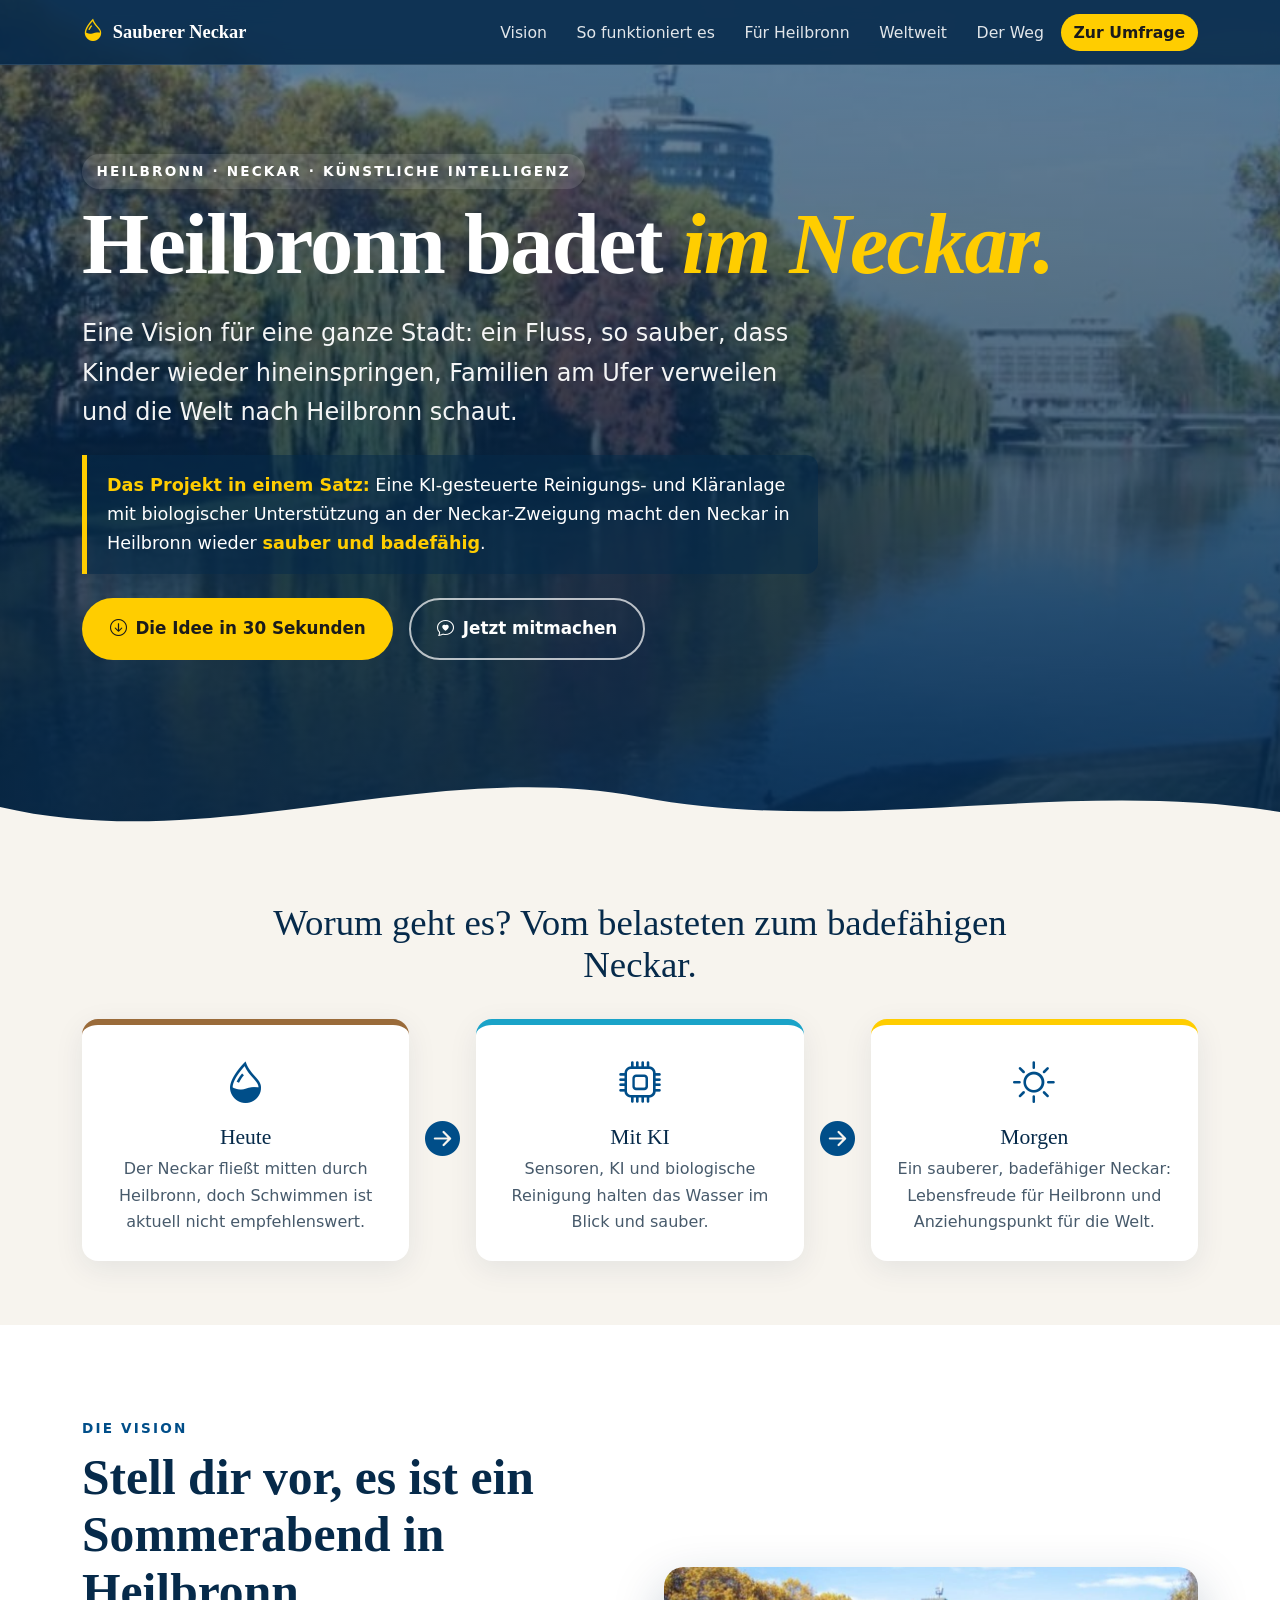
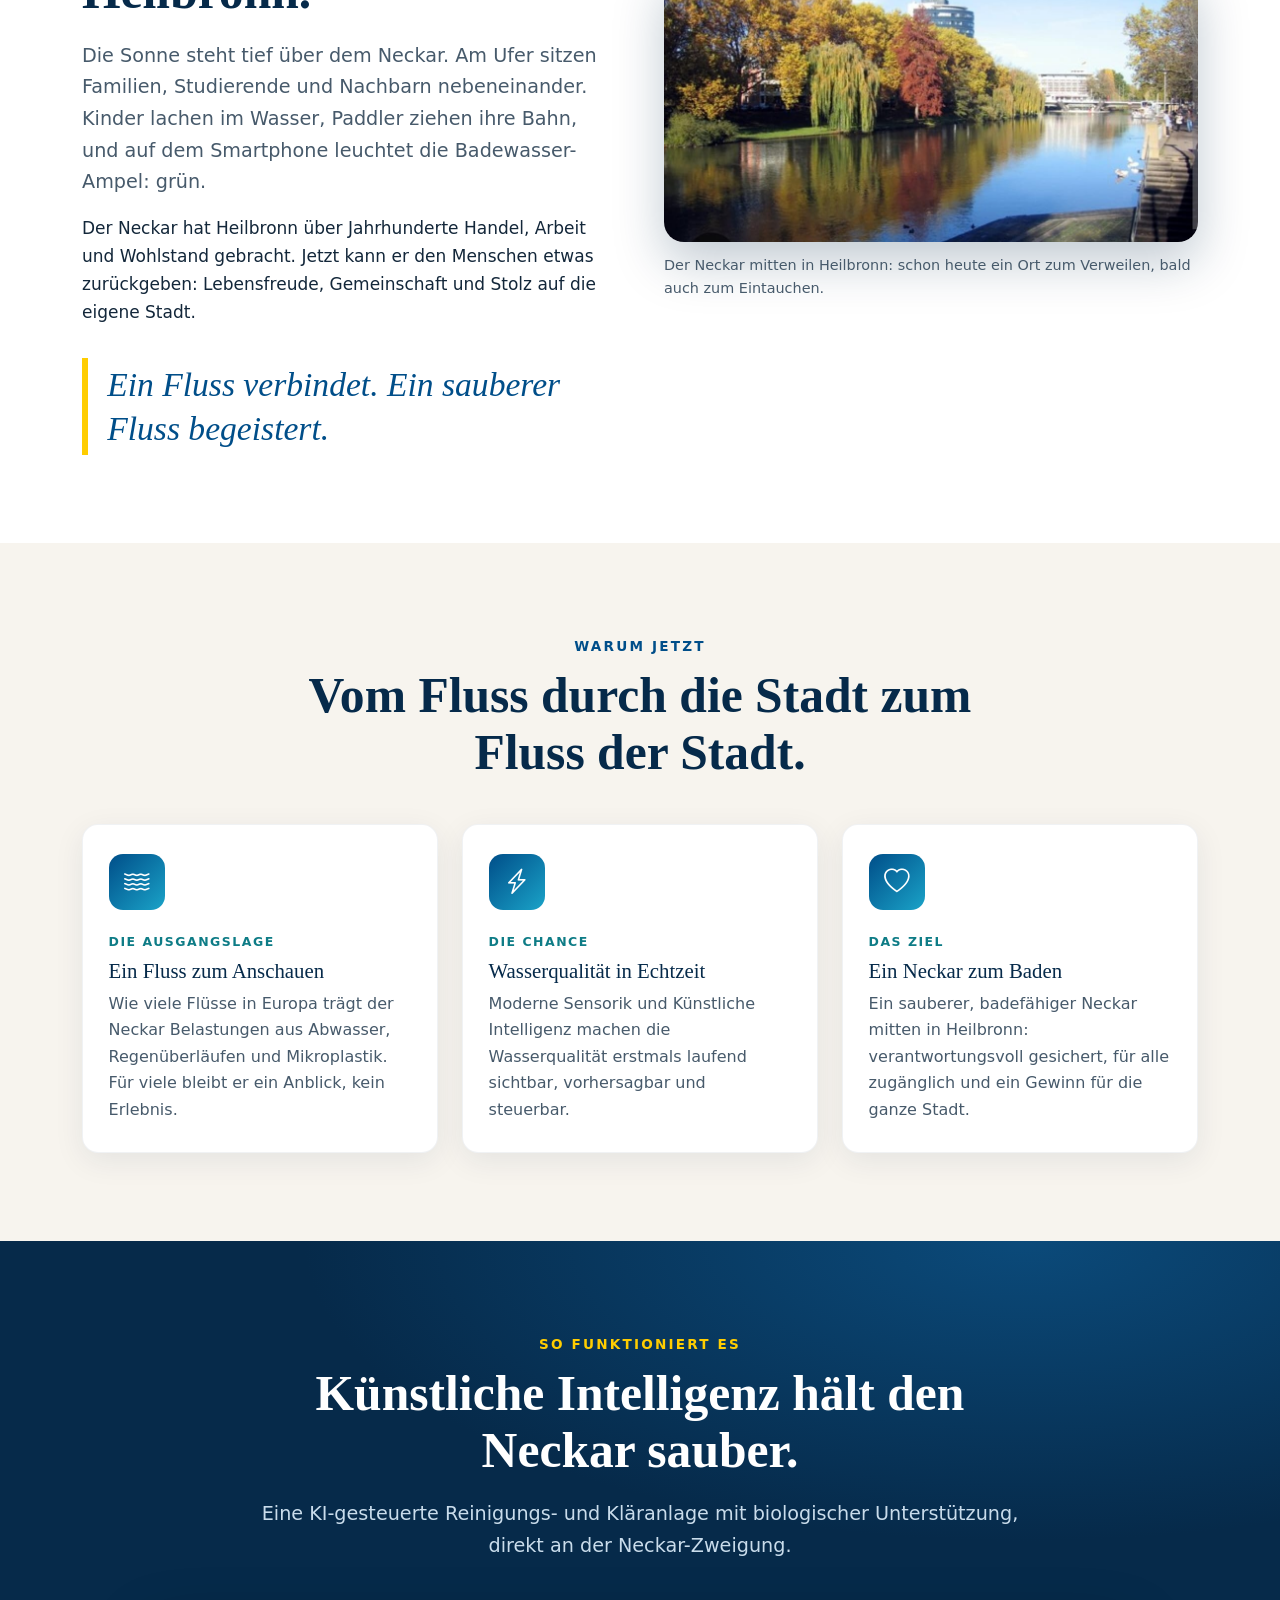
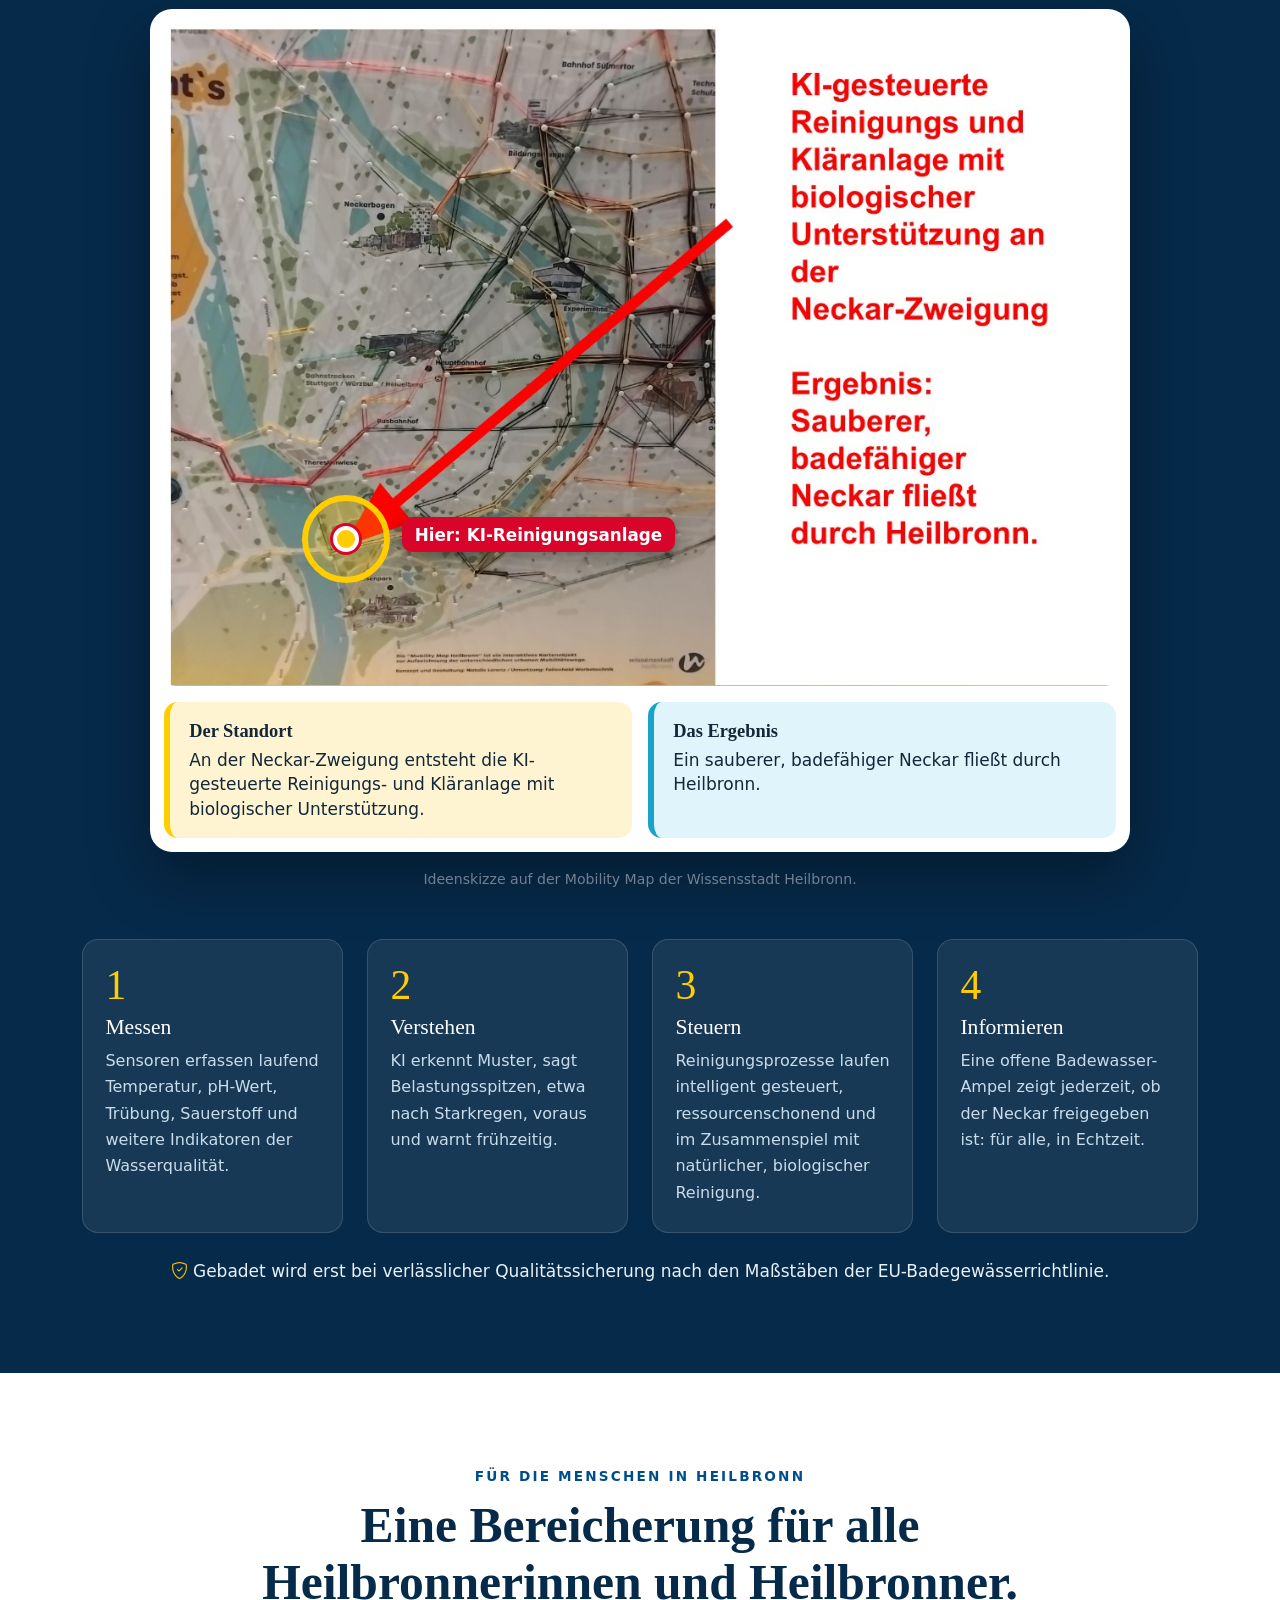
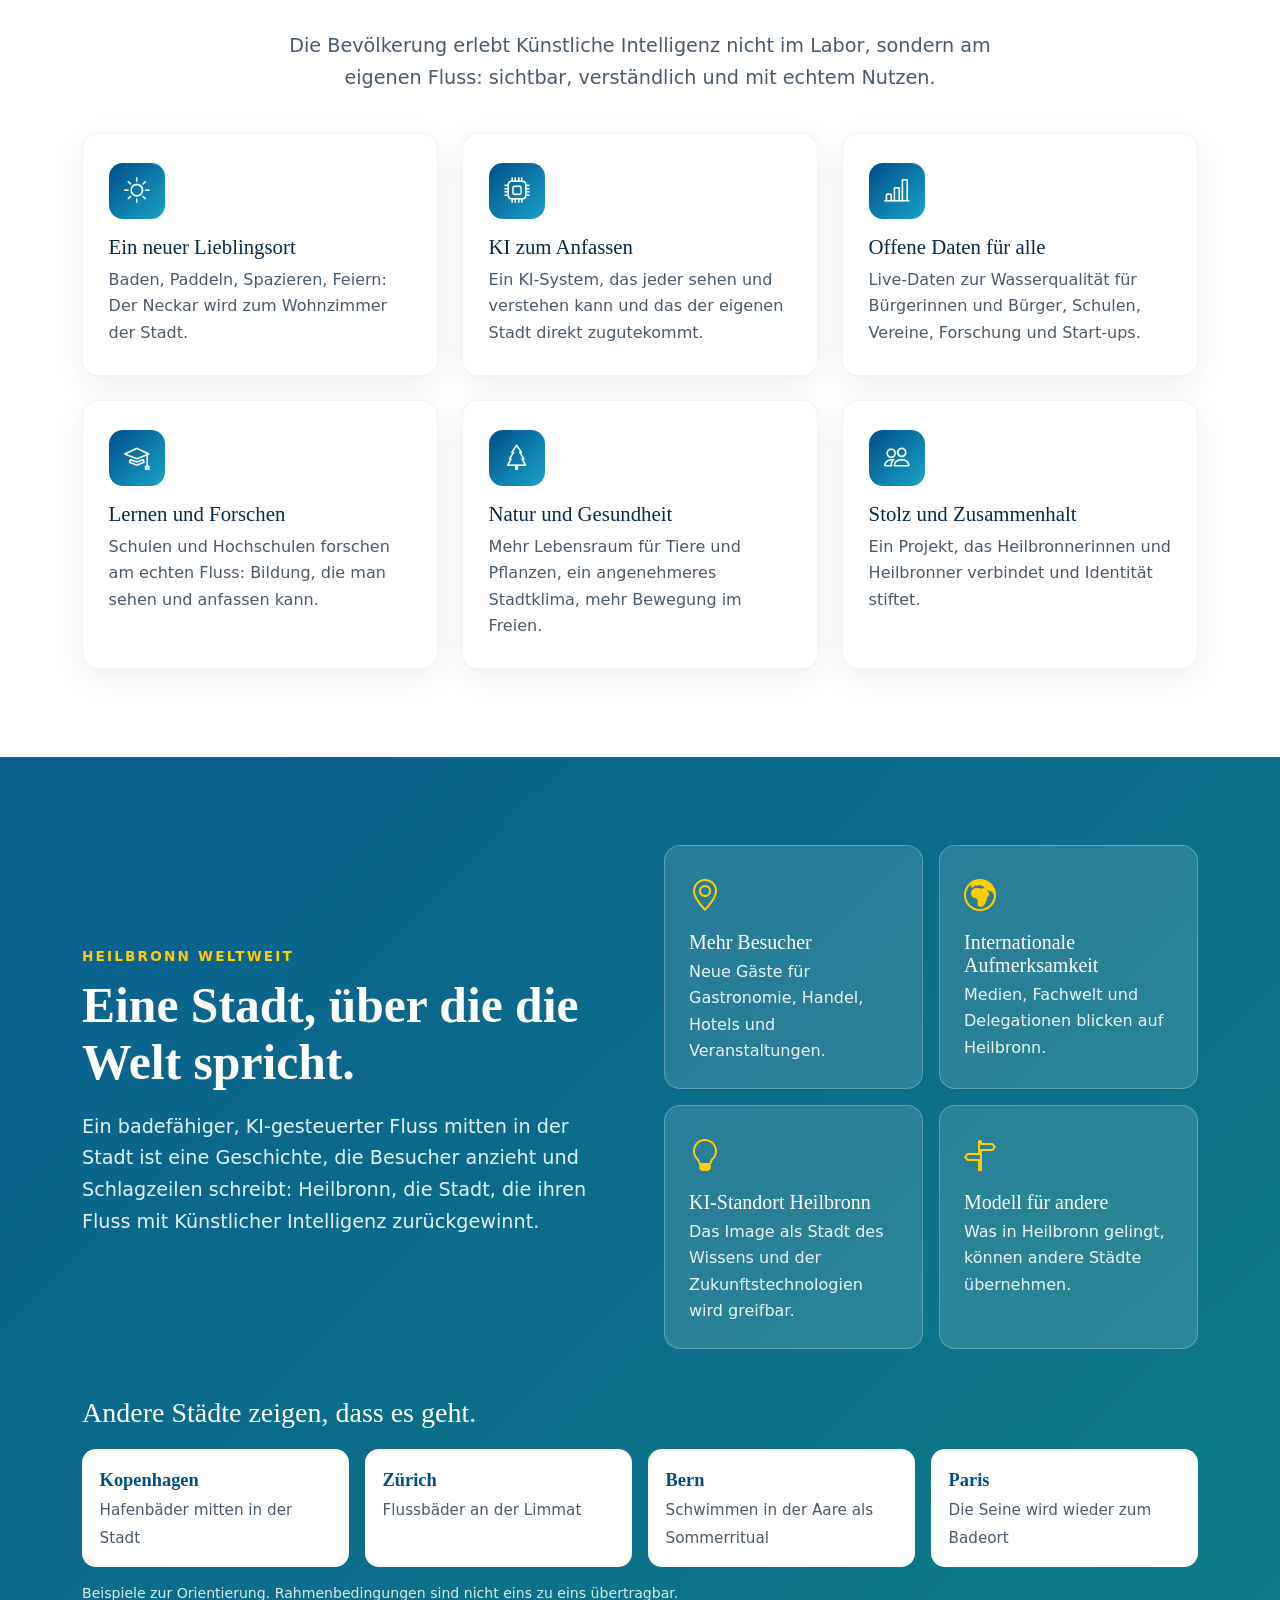
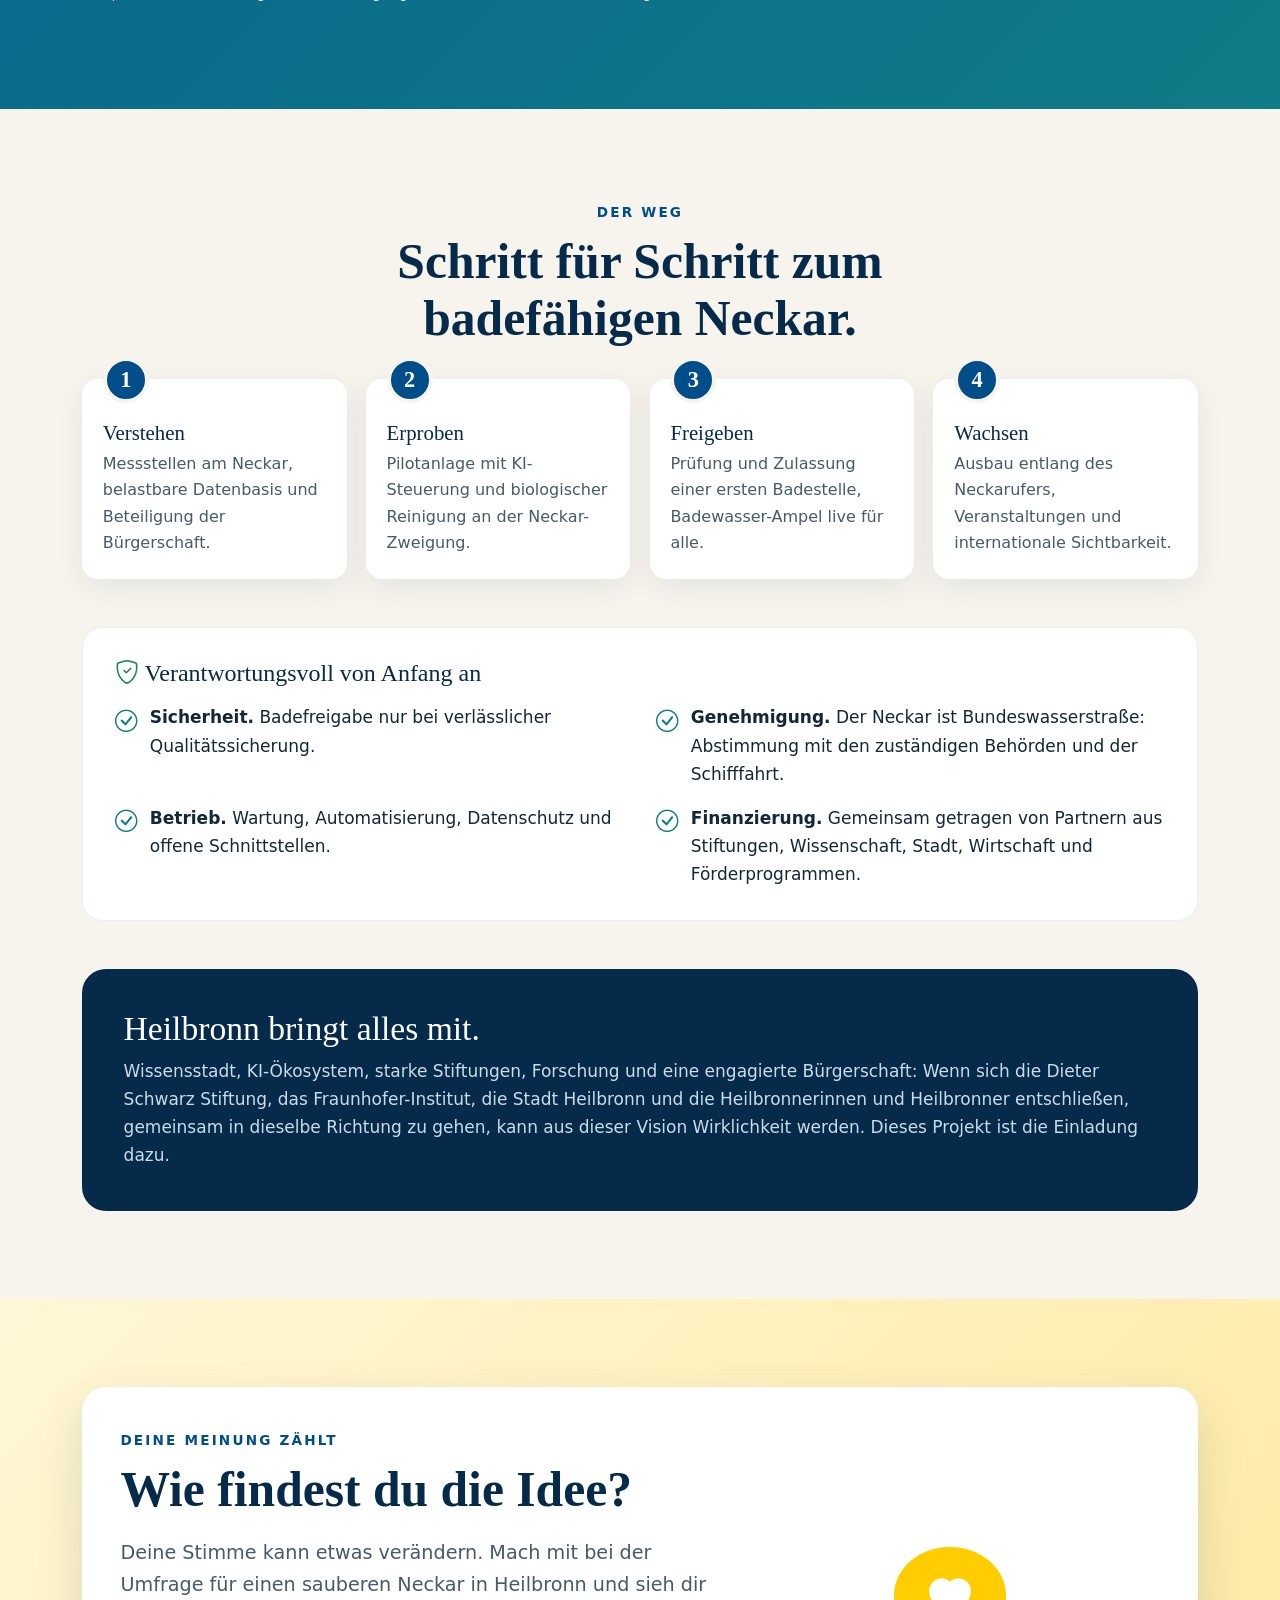
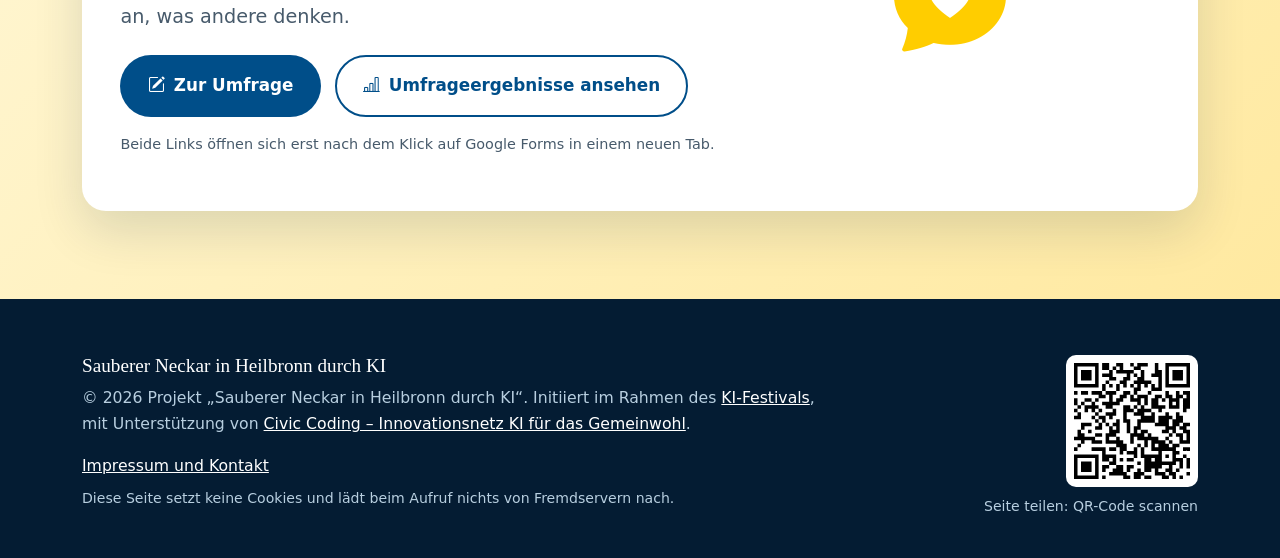
<file: index.html>
<!DOCTYPE html>
<html lang="de">
<head>
<meta charset="UTF-8">
<meta name="viewport" content="width=device-width, initial-scale=1">
<meta name="app-version" content="2.0.1">
<title>Sauberer Neckar in Heilbronn durch KI – badefähiger Neckar</title>
<meta name="description" content="Heilbronn badet im Neckar: Eine KI-gesteuerte Reinigungs- und Kläranlage mit biologischer Unterstützung macht den Neckar in Heilbronn wieder badefähig. Mehr Lebensqualität, mehr Besucher, weltweite Aufmerksamkeit.">
<meta name="theme-color" content="#062a4a">
<link rel="canonical" href="https://nosz.github.io/sauberer-neckar-in-heilbronn-durch-ki/">
<meta property="og:type" content="website">
<meta property="og:locale" content="de_DE">
<meta property="og:title" content="Heilbronn badet im Neckar – durch Künstliche Intelligenz">
<meta property="og:description" content="Eine KI-gesteuerte Reinigungs- und Kläranlage mit biologischer Unterstützung macht den Neckar in Heilbronn wieder badefähig.">
<meta property="og:url" content="https://nosz.github.io/sauberer-neckar-in-heilbronn-durch-ki/">
<meta property="og:image" content="https://nosz.github.io/sauberer-neckar-in-heilbronn-durch-ki/neckar-heilbronn.jpg">
<link rel="icon" href="data:image/svg+xml,%3Csvg xmlns='http://www.w3.org/2000/svg' viewBox='0 0 64 64'%3E%3Crect width='64' height='64' rx='14' fill='%23062a4a'/%3E%3Cpath d='M32 10C24 22 16 29 16 38a16 16 0 0 0 32 0c0-9-8-16-16-28z' fill='%23ffcd00'/%3E%3C/svg%3E">
<link rel="stylesheet" href="bootstrap.min.css">
<link rel="stylesheet" href="bootstrap-icons.min.css">
<link rel="stylesheet" href="custom.css">
</head>
<body>
<a class="skip" href="#inhalt">Zum Inhalt springen</a>

<header class="nk-nav">
  <div class="container inner">
    <a class="nk-brand" href="#top"><i class="bi bi-droplet-half" aria-hidden="true"></i> Sauberer Neckar</a>
    <button class="nk-toggle" id="navToggle" aria-expanded="false" aria-controls="navMenu" aria-label="Menü öffnen"><i class="bi bi-list" aria-hidden="true"></i></button>
    <ul class="nk-menu" id="navMenu">
      <li><a href="#vision">Vision</a></li>
      <li><a href="#ki">So funktioniert es</a></li>
      <li><a href="#nutzen">Für Heilbronn</a></li>
      <li><a href="#welt">Weltweit</a></li>
      <li><a href="#weg">Der Weg</a></li>
      <li><a class="cta" href="#umfrage">Zur Umfrage</a></li>
    </ul>
  </div>
</header>

<main id="inhalt">
<section class="hero" id="top">
  <div class="container position-relative">
    <span class="eyebrow">Heilbronn · Neckar · Künstliche Intelligenz</span>
    <h1>Heilbronn badet <em>im Neckar.</em></h1>
    <p class="lead">Eine Vision für eine ganze Stadt: ein Fluss, so sauber, dass Kinder wieder hineinspringen, Familien am Ufer verweilen und die Welt nach Heilbronn schaut.</p>
    <p class="what"><strong>Das Projekt in einem Satz:</strong> Eine KI-gesteuerte Reinigungs- und Kläranlage mit biologischer Unterstützung an der Neckar-Zweigung macht den Neckar in Heilbronn wieder <strong>sauber und badefähig</strong>.</p>
    <div class="d-flex flex-wrap gap-3 mt-4">
      <a class="btn-nk gold" href="#worum"><i class="bi bi-arrow-down-circle" aria-hidden="true"></i> Die Idee in 30 Sekunden</a>
      <a class="btn-nk ghost" href="#umfrage"><i class="bi bi-chat-heart" aria-hidden="true"></i> Jetzt mitmachen</a>
    </div>
  </div>
  <div class="wave" aria-hidden="true"><svg viewBox="0 0 1440 90" preserveAspectRatio="none"><path fill="#f7f4ee" d="M0,50 C240,100 480,0 720,40 C960,80 1200,20 1440,55 L1440,90 L0,90 Z"/></svg></div>
</section>

<section class="worum" id="worum" aria-labelledby="worum-h">
  <div class="container">
    <h2 id="worum-h" class="reveal">Worum geht es? Vom belasteten zum badefähigen Neckar.</h2>
    <div class="flow reveal">
      <div class="step s1"><i class="bi bi-droplet-half" aria-hidden="true"></i><h3>Heute</h3><p>Der Neckar fließt mitten durch Heilbronn, doch Schwimmen ist aktuell nicht empfehlenswert.</p></div>
      <div class="arrow" aria-hidden="true"><i class="bi bi-arrow-right-circle-fill"></i></div>
      <div class="step s2"><i class="bi bi-cpu" aria-hidden="true"></i><h3>Mit KI</h3><p>Sensoren, KI und biologische Reinigung halten das Wasser im Blick und sauber.</p></div>
      <div class="arrow" aria-hidden="true"><i class="bi bi-arrow-right-circle-fill"></i></div>
      <div class="step s3"><i class="bi bi-brightness-high" aria-hidden="true"></i><h3>Morgen</h3><p>Ein sauberer, badefähiger Neckar: Lebensfreude für Heilbronn und Anziehungspunkt für die Welt.</p></div>
    </div>
  </div>
</section>

<section class="block" id="vision" aria-labelledby="vision-h">
  <div class="container">
    <div class="row g-5 align-items-center">
      <div class="col-lg-6 reveal">
        <span class="eyebrow dark">Die Vision</span>
        <h2 class="sec" id="vision-h">Stell dir vor, es ist ein Sommerabend in Heilbronn.</h2>
        <p class="lead-l">Die Sonne steht tief über dem Neckar. Am Ufer sitzen Familien, Studierende und Nachbarn nebeneinander. Kinder lachen im Wasser, Paddler ziehen ihre Bahn, und auf dem Smartphone leuchtet die Badewasser-Ampel: grün.</p>
        <p>Der Neckar hat Heilbronn über Jahrhunderte Handel, Arbeit und Wohlstand gebracht. Jetzt kann er den Menschen etwas zurückgeben: Lebensfreude, Gemeinschaft und Stolz auf die eigene Stadt.</p>
        <p class="quote">Ein Fluss verbindet. Ein sauberer Fluss begeistert.</p>
      </div>
      <div class="col-lg-6 reveal">
        <figure class="photo">
          <img src="neckar-heilbronn.jpg" width="1080" height="557" alt="Der Neckar in Heilbronn im Herbst, Spiegelungen im ruhigen Wasser, Bäume am Ufer, im Hintergrund Brücke und Stadtsilhouette" loading="lazy">
          <figcaption>Der Neckar mitten in Heilbronn: schon heute ein Ort zum Verweilen, bald auch zum Eintauchen.</figcaption>
        </figure>
      </div>
    </div>
  </div>
</section>

<section class="block sand" id="warum" aria-labelledby="warum-h">
  <div class="container">
    <div class="text-center mx-auto reveal" style="max-width:46rem">
      <span class="eyebrow dark">Warum jetzt</span>
      <h2 class="sec" id="warum-h">Vom Fluss durch die Stadt zum Fluss der Stadt.</h2>
    </div>
    <div class="row g-4 mt-3">
      <div class="col-md-4 reveal"><div class="card-nk"><div class="ic"><i class="bi bi-water" aria-hidden="true"></i></div><span class="tag">Die Ausgangslage</span><h3>Ein Fluss zum Anschauen</h3><p>Wie viele Flüsse in Europa trägt der Neckar Belastungen aus Abwasser, Regenüberläufen und Mikroplastik. Für viele bleibt er ein Anblick, kein Erlebnis.</p></div></div>
      <div class="col-md-4 reveal"><div class="card-nk"><div class="ic"><i class="bi bi-lightning-charge" aria-hidden="true"></i></div><span class="tag">Die Chance</span><h3>Wasserqualität in Echtzeit</h3><p>Moderne Sensorik und Künstliche Intelligenz machen die Wasserqualität erstmals laufend sichtbar, vorhersagbar und steuerbar.</p></div></div>
      <div class="col-md-4 reveal"><div class="card-nk"><div class="ic"><i class="bi bi-heart" aria-hidden="true"></i></div><span class="tag">Das Ziel</span><h3>Ein Neckar zum Baden</h3><p>Ein sauberer, badefähiger Neckar mitten in Heilbronn: verantwortungsvoll gesichert, für alle zugänglich und ein Gewinn für die ganze Stadt.</p></div></div>
    </div>
  </div>
</section>

<section class="block navy" id="ki" aria-labelledby="ki-h">
  <div class="container">
    <div class="text-center mx-auto reveal" style="max-width:48rem">
      <span class="eyebrow">So funktioniert es</span>
      <h2 class="sec" id="ki-h">Künstliche Intelligenz hält den Neckar sauber.</h2>
      <p class="lead-l">Eine KI-gesteuerte Reinigungs- und Kläranlage mit biologischer Unterstützung, direkt an der Neckar-Zweigung.</p>
    </div>

    <figure class="mapfig reveal mt-5 mx-auto" style="max-width:980px">
      <div class="frame">
        <img src="ideenskizze-neckar-zweigung.jpg" width="1125" height="783" alt="Karte der Heilbronner Innenstadt mit rotem Pfeil auf die Neckar-Zweigung, dem geplanten Standort der KI-gesteuerten Reinigungs- und Kläranlage" loading="lazy">
        <div class="pin" aria-hidden="true"><span class="ring"></span><span class="dot"></span><span class="tag">Hier: KI-Reinigungsanlage</span></div>
      </div>
      <figcaption class="mapcap">
        <div class="box a"><b>Der Standort</b>An der Neckar-Zweigung entsteht die KI-gesteuerte Reinigungs- und Kläranlage mit biologischer Unterstützung.</div>
        <div class="box b"><b>Das Ergebnis</b>Ein sauberer, badefähiger Neckar fließt durch Heilbronn.</div>
      </figcaption>
    </figure>
    <p class="small-note text-center text-white-50 mt-3">Ideenskizze auf der Mobility Map der Wissensstadt Heilbronn.</p>

    <div class="row g-4 mt-4">
      <div class="col-md-6 col-lg-3 reveal"><div class="ki-step"><div class="num">1</div><h3>Messen</h3><p>Sensoren erfassen laufend Temperatur, pH-Wert, Trübung, Sauerstoff und weitere Indikatoren der Wasserqualität.</p></div></div>
      <div class="col-md-6 col-lg-3 reveal"><div class="ki-step"><div class="num">2</div><h3>Verstehen</h3><p>KI erkennt Muster, sagt Belastungsspitzen, etwa nach Starkregen, voraus und warnt frühzeitig.</p></div></div>
      <div class="col-md-6 col-lg-3 reveal"><div class="ki-step"><div class="num">3</div><h3>Steuern</h3><p>Reinigungsprozesse laufen intelligent gesteuert, ressourcenschonend und im Zusammenspiel mit natürlicher, biologischer Reinigung.</p></div></div>
      <div class="col-md-6 col-lg-3 reveal"><div class="ki-step"><div class="num">4</div><h3>Informieren</h3><p>Eine offene Badewasser-Ampel zeigt jederzeit, ob der Neckar freigegeben ist: für alle, in Echtzeit.</p></div></div>
    </div>
    <p class="text-center mt-4 mb-0 reveal"><i class="bi bi-shield-check text-warning" aria-hidden="true"></i> Gebadet wird erst bei verlässlicher Qualitätssicherung nach den Maßstäben der EU-Badegewässerrichtlinie.</p>
  </div>
</section>

<section class="block" id="nutzen" aria-labelledby="nutzen-h">
  <div class="container">
    <div class="text-center mx-auto reveal" style="max-width:48rem">
      <span class="eyebrow dark">Für die Menschen in Heilbronn</span>
      <h2 class="sec" id="nutzen-h">Eine Bereicherung für alle Heilbronnerinnen und Heilbronner.</h2>
      <p class="lead-l">Die Bevölkerung erlebt Künstliche Intelligenz nicht im Labor, sondern am eigenen Fluss: sichtbar, verständlich und mit echtem Nutzen.</p>
    </div>
    <div class="row g-4 mt-3">
      <div class="col-md-6 col-lg-4 reveal"><div class="card-nk"><div class="ic"><i class="bi bi-sun" aria-hidden="true"></i></div><h3>Ein neuer Lieblingsort</h3><p>Baden, Paddeln, Spazieren, Feiern: Der Neckar wird zum Wohnzimmer der Stadt.</p></div></div>
      <div class="col-md-6 col-lg-4 reveal"><div class="card-nk"><div class="ic"><i class="bi bi-cpu" aria-hidden="true"></i></div><h3>KI zum Anfassen</h3><p>Ein KI-System, das jeder sehen und verstehen kann und das der eigenen Stadt direkt zugutekommt.</p></div></div>
      <div class="col-md-6 col-lg-4 reveal"><div class="card-nk"><div class="ic"><i class="bi bi-bar-chart-line" aria-hidden="true"></i></div><h3>Offene Daten für alle</h3><p>Live-Daten zur Wasserqualität für Bürgerinnen und Bürger, Schulen, Vereine, Forschung und Start-ups.</p></div></div>
      <div class="col-md-6 col-lg-4 reveal"><div class="card-nk"><div class="ic"><i class="bi bi-mortarboard" aria-hidden="true"></i></div><h3>Lernen und Forschen</h3><p>Schulen und Hochschulen forschen am echten Fluss: Bildung, die man sehen und anfassen kann.</p></div></div>
      <div class="col-md-6 col-lg-4 reveal"><div class="card-nk"><div class="ic"><i class="bi bi-tree" aria-hidden="true"></i></div><h3>Natur und Gesundheit</h3><p>Mehr Lebensraum für Tiere und Pflanzen, ein angenehmeres Stadtklima, mehr Bewegung im Freien.</p></div></div>
      <div class="col-md-6 col-lg-4 reveal"><div class="card-nk"><div class="ic"><i class="bi bi-people" aria-hidden="true"></i></div><h3>Stolz und Zusammenhalt</h3><p>Ein Projekt, das Heilbronnerinnen und Heilbronner verbindet und Identität stiftet.</p></div></div>
    </div>
  </div>
</section>

<section class="block welt" id="welt" aria-labelledby="welt-h">
  <div class="container">
    <div class="row g-5 align-items-center">
      <div class="col-lg-6 reveal">
        <span class="eyebrow">Heilbronn weltweit</span>
        <h2 class="sec text-white" id="welt-h">Eine Stadt, über die die Welt spricht.</h2>
        <p class="lead-l">Ein badefähiger, KI-gesteuerter Fluss mitten in der Stadt ist eine Geschichte, die Besucher anzieht und Schlagzeilen schreibt: Heilbronn, die Stadt, die ihren Fluss mit Künstlicher Intelligenz zurückgewinnt.</p>
      </div>
      <div class="col-lg-6">
        <div class="row g-3">
          <div class="col-sm-6 reveal"><div class="glass"><i class="bi bi-geo-alt" aria-hidden="true"></i><h3>Mehr Besucher</h3><p>Neue Gäste für Gastronomie, Handel, Hotels und Veranstaltungen.</p></div></div>
          <div class="col-sm-6 reveal"><div class="glass"><i class="bi bi-globe-europe-africa" aria-hidden="true"></i><h3>Internationale Aufmerksamkeit</h3><p>Medien, Fachwelt und Delegationen blicken auf Heilbronn.</p></div></div>
          <div class="col-sm-6 reveal"><div class="glass"><i class="bi bi-lightbulb" aria-hidden="true"></i><h3>KI-Standort Heilbronn</h3><p>Das Image als Stadt des Wissens und der Zukunftstechnologien wird greifbar.</p></div></div>
          <div class="col-sm-6 reveal"><div class="glass"><i class="bi bi-signpost-split" aria-hidden="true"></i><h3>Modell für andere</h3><p>Was in Heilbronn gelingt, können andere Städte übernehmen.</p></div></div>
        </div>
      </div>
    </div>
    <h3 class="mt-5 mb-0 reveal">Andere Städte zeigen, dass es geht.</h3>
    <div class="cities reveal">
      <div><b>Kopenhagen</b><span>Hafenbäder mitten in der Stadt</span></div>
      <div><b>Zürich</b><span>Flussbäder an der Limmat</span></div>
      <div><b>Bern</b><span>Schwimmen in der Aare als Sommerritual</span></div>
      <div><b>Paris</b><span>Die Seine wird wieder zum Badeort</span></div>
    </div>
    <p class="small-note">Beispiele zur Orientierung. Rahmenbedingungen sind nicht eins zu eins übertragbar.</p>
  </div>
</section>

<section class="block sand" id="weg" aria-labelledby="weg-h">
  <div class="container">
    <div class="text-center mx-auto reveal" style="max-width:46rem">
      <span class="eyebrow dark">Der Weg</span>
      <h2 class="sec" id="weg-h">Schritt für Schritt zum badefähigen Neckar.</h2>
    </div>
    <ol class="timeline">
      <li class="reveal"><h3>Verstehen</h3><p>Messstellen am Neckar, belastbare Datenbasis und Beteiligung der Bürgerschaft.</p></li>
      <li class="reveal"><h3>Erproben</h3><p>Pilotanlage mit KI-Steuerung und biologischer Reinigung an der Neckar-Zweigung.</p></li>
      <li class="reveal"><h3>Freigeben</h3><p>Prüfung und Zulassung einer ersten Badestelle, Badewasser-Ampel live für alle.</p></li>
      <li class="reveal"><h3>Wachsen</h3><p>Ausbau entlang des Neckarufers, Veranstaltungen und internationale Sichtbarkeit.</p></li>
    </ol>

    <div class="resp reveal">
      <h3><i class="bi bi-shield-check text-success" aria-hidden="true"></i> Verantwortungsvoll von Anfang an</h3>
      <ul>
        <li><i class="bi bi-check-circle" aria-hidden="true"></i><div><strong>Sicherheit.</strong> Badefreigabe nur bei verlässlicher Qualitätssicherung.</div></li>
        <li><i class="bi bi-check-circle" aria-hidden="true"></i><div><strong>Genehmigung.</strong> Der Neckar ist Bundeswasserstraße: Abstimmung mit den zuständigen Behörden und der Schifffahrt.</div></li>
        <li><i class="bi bi-check-circle" aria-hidden="true"></i><div><strong>Betrieb.</strong> Wartung, Automatisierung, Datenschutz und offene Schnittstellen.</div></li>
        <li><i class="bi bi-check-circle" aria-hidden="true"></i><div><strong>Finanzierung.</strong> Gemeinsam getragen von Partnern aus Stiftungen, Wissenschaft, Stadt, Wirtschaft und Förderprogrammen.</div></li>
      </ul>
    </div>

    <div class="invite mt-5 reveal">
      <h3>Heilbronn bringt alles mit.</h3>
      <p class="mb-0">Wissensstadt, KI-Ökosystem, starke Stiftungen, Forschung und eine engagierte Bürgerschaft: Wenn sich die Dieter Schwarz Stiftung, das Fraunhofer-Institut, die Stadt Heilbronn und die Heilbronnerinnen und Heilbronner entschließen, gemeinsam in dieselbe Richtung zu gehen, kann aus dieser Vision Wirklichkeit werden. Dieses Projekt ist die Einladung dazu.</p>
    </div>
  </div>
</section>

<section class="block umfrage" id="umfrage" aria-labelledby="umfrage-h">
  <div class="container">
    <div class="panel reveal">
      <div class="row g-4 align-items-center">
        <div class="col-lg-7">
          <span class="eyebrow dark">Deine Meinung zählt</span>
          <h2 class="sec" id="umfrage-h">Wie findest du die Idee?</h2>
          <p class="lead-l mb-0">Deine Stimme kann etwas verändern. Mach mit bei der Umfrage für einen sauberen Neckar in Heilbronn und sieh dir an, was andere denken.</p>
          <div class="vote">
            <a class="btn-nk blue" href="https://docs.google.com/forms/d/e/1FAIpQLSdGeMQPkdIlTJhfWTDP3NKPpAP-zxvvIoLLeRS0m8hyKoIf8Q/viewform" target="_blank" rel="noopener noreferrer"><i class="bi bi-pencil-square" aria-hidden="true"></i> Zur Umfrage</a>
            <a class="btn-nk outline" href="https://docs.google.com/forms/d/e/1FAIpQLSdGeMQPkdIlTJhfWTDP3NKPpAP-zxvvIoLLeRS0m8hyKoIf8Q/viewanalytics" target="_blank" rel="noopener noreferrer"><i class="bi bi-bar-chart-line" aria-hidden="true"></i> Umfrageergebnisse ansehen</a>
          </div>
          <p class="scheme">Beide Links öffnen sich erst nach dem Klick auf Google Forms in einem neuen Tab.</p>
        </div>
        <div class="col-lg-5 text-center">
          <i class="bi bi-chat-heart-fill" style="font-size:7rem;color:var(--nk-gold)" aria-hidden="true"></i>
        </div>
      </div>
    </div>
  </div>
</section>
</main>

<footer class="nk-foot">
  <div class="container">
    <div class="row g-4 align-items-start">
      <div class="col-md-8">
        <h3>Sauberer Neckar in Heilbronn durch KI</h3>
        <p>&copy; 2026 Projekt „Sauberer Neckar in Heilbronn durch KI“. Initiiert im Rahmen des <a href="https://ki-festival.de" target="_blank" rel="noopener noreferrer">KI-Festivals</a>, mit Unterstützung von <a href="https://www.civic-coding.de" target="_blank" rel="noopener noreferrer">Civic Coding – Innovationsnetz KI für das Gemeinwohl</a>.</p>
        <p class="mb-2"><a href="impressum.html">Impressum und Kontakt</a></p>
        <p class="mb-0" style="font-size:.88rem">Diese Seite setzt keine Cookies und lädt beim Aufruf nichts von Fremdservern nach.</p>
      </div>
      <div class="col-md-4 text-md-end">
        <div id="qr" aria-hidden="false"></div>
        <p class="mt-2 mb-0" style="font-size:.88rem">Seite teilen: QR-Code scannen</p>
      </div>
    </div>
  </div>
</footer>

<script src="qrcode.js"></script>
<script src="site.js"></script>
</body>
</html>
</file>
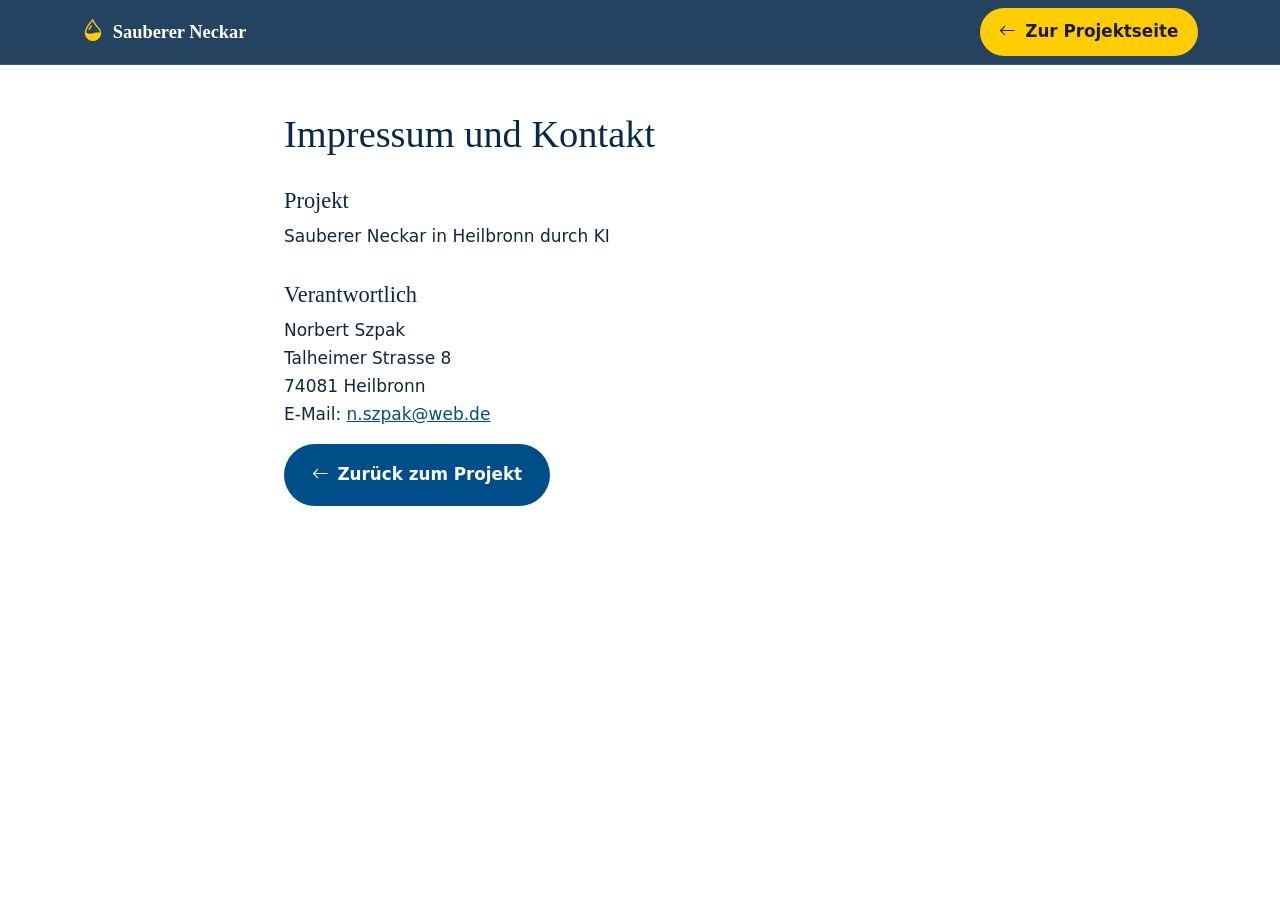
<file: impressum.html>
<!DOCTYPE html>
<html lang="de">
<head>
<meta charset="UTF-8">
<meta name="viewport" content="width=device-width, initial-scale=1">
<meta name="app-version" content="2.0.1">
<title>Impressum und Kontakt – Sauberer Neckar in Heilbronn durch KI</title>
<meta name="robots" content="noindex">
<link rel="stylesheet" href="bootstrap.min.css">
<link rel="stylesheet" href="bootstrap-icons.min.css">
<link rel="stylesheet" href="custom.css">
</head>
<body>
<header class="nk-nav">
  <div class="container inner">
    <a class="nk-brand" href="index.html"><i class="bi bi-droplet-half" aria-hidden="true"></i> Sauberer Neckar</a>
    <a class="btn-nk gold" href="index.html" style="padding:.5rem 1.1rem"><i class="bi bi-arrow-left" aria-hidden="true"></i> Zur Projektseite</a>
  </div>
</header>
<main style="padding:7rem 0 4rem">
  <div class="container" style="max-width:46rem">
    <h1 style="font-size:2.4rem">Impressum und Kontakt</h1>
    <h2 style="font-size:1.4rem;margin-top:2rem">Projekt</h2>
    <p>Sauberer Neckar in Heilbronn durch KI</p>
    <h2 style="font-size:1.4rem;margin-top:2rem">Verantwortlich</h2>
    <p>Norbert Szpak<br>Talheimer Strasse 8<br>74081 Heilbronn<br>E-Mail: <a href="mailto:n.szpak@web.de">n.szpak@web.de</a></p>
    <p><a class="btn-nk blue" href="index.html"><i class="bi bi-arrow-left" aria-hidden="true"></i> Zurück zum Projekt</a></p>
  </div>
</main>
</body>
</html>
</file>
<file: custom.css>
/* Sauberer Neckar in Heilbronn durch KI: Gestaltung. Bootstrap 5.3 (lokal) liefert Raster und Hilfsklassen. */
:root {
  --nk-navy: #062a4a;
  --nk-blue: #004e89;
  --nk-aqua: #1aa3c8;
  --nk-teal: #0e7c86;
  --nk-gold: #ffcd00;
  --nk-sand: #f7f4ee;
  --nk-ink: #13273a;
  --nk-mute: #475a6b;
  --nk-radius: 16px;
  --nk-serif: Georgia, "Times New Roman", serif;
  --nk-sans: "Segoe UI", system-ui, -apple-system, "Helvetica Neue", Arial, sans-serif;
}
html { scroll-behavior: smooth; scroll-padding-top: 76px; }
body { font-family: var(--nk-sans); color: var(--nk-ink); background: #fff; line-height: 1.65; font-size: 1.0625rem; }
h1, h2, h3, h4 { font-family: var(--nk-serif); color: var(--nk-navy); line-height: 1.15; }
a { color: var(--nk-blue); }
a:focus-visible, button:focus-visible { outline: 3px solid var(--nk-gold); outline-offset: 3px; border-radius: 6px; }
.skip { position: absolute; left: -999px; top: 8px; background: var(--nk-gold); color: #000; padding: .6rem 1rem; z-index: 2000; border-radius: 8px; }
.skip:focus { left: 8px; }

/* Navigation */
.nk-nav { position: fixed; inset: 0 0 auto 0; z-index: 1000; background: rgba(6, 42, 74, .88); backdrop-filter: blur(10px); border-bottom: 1px solid rgba(255,255,255,.12); }
.nk-nav .inner { display: flex; align-items: center; justify-content: space-between; min-height: 64px; gap: 1rem; }
.nk-brand { color: #fff; text-decoration: none; font-family: var(--nk-serif); font-weight: 700; font-size: 1.15rem; display: flex; align-items: center; gap: .55rem; }
.nk-brand i { color: var(--nk-gold); font-size: 1.4rem; }
.nk-brand:hover { color: #fff; }
.nk-menu { display: flex; align-items: center; gap: .25rem; list-style: none; margin: 0; padding: 0; }
.nk-menu a { color: rgba(255,255,255,.88); text-decoration: none; padding: .55rem .8rem; border-radius: 999px; font-weight: 500; font-size: .98rem; }
.nk-menu a:hover { color: #fff; background: rgba(255,255,255,.12); }
.nk-menu a.cta { background: var(--nk-gold); color: #1b1b1b; font-weight: 700; }
.nk-menu a.cta:hover { background: #ffd930; }
.nk-toggle { display: none; background: transparent; border: 1px solid rgba(255,255,255,.4); color: #fff; width: 44px; height: 44px; border-radius: 10px; font-size: 1.4rem; }
@media (max-width: 991.98px) {
  .nk-toggle { display: inline-flex; align-items: center; justify-content: center; }
  .nk-menu { display: none; position: absolute; top: 64px; left: 0; right: 0; flex-direction: column; align-items: stretch; background: var(--nk-navy); padding: .75rem 1rem 1rem; gap: .15rem; }
  .nk-menu.open { display: flex; }
  .nk-menu a { display: block; padding: .8rem 1rem; }
}

/* Hero */
.hero { position: relative; min-height: 94vh; display: flex; align-items: center; color: #fff; padding: 7rem 0 9rem;
  background: linear-gradient(180deg, rgba(6,42,74,.55) 0%, rgba(6,42,74,.88) 100%), url("neckar-heilbronn.jpg") center 40% / cover no-repeat; }
.hero h1 { color: #fff; font-size: clamp(2.7rem, 7.5vw, 5.4rem); font-weight: 700; letter-spacing: -.02em; margin: .4rem 0 1.2rem; }
.hero h1 em { font-style: italic; color: var(--nk-gold); }
.eyebrow { display: inline-block; font-size: .85rem; letter-spacing: .16em; text-transform: uppercase; font-weight: 700; color: var(--nk-gold); }
.hero .eyebrow { background: rgba(255,255,255,.12); padding: .4rem .9rem; border-radius: 999px; color: #fff; }
.hero .lead { font-size: clamp(1.15rem, 2.2vw, 1.5rem); max-width: 46rem; color: rgba(255,255,255,.95); }
.hero .what { margin-top: 1.4rem; max-width: 46rem; padding: 1rem 1.25rem; border-left: 5px solid var(--nk-gold); background: rgba(6,42,74,.55); border-radius: 0 12px 12px 0; font-size: 1.1rem; }
.hero .what strong { color: var(--nk-gold); }
.btn-nk { display: inline-flex; align-items: center; gap: .55rem; padding: .95rem 1.6rem; border-radius: 999px; font-weight: 700; text-decoration: none; border: 2px solid transparent; font-size: 1.05rem; min-height: 48px; }
.btn-nk.gold { background: var(--nk-gold); color: #1b1b1b; }
.btn-nk.gold:hover { background: #ffd930; color: #000; }
.btn-nk.ghost { border-color: rgba(255,255,255,.7); color: #fff; }
.btn-nk.ghost:hover { background: rgba(255,255,255,.14); color: #fff; }
.btn-nk.blue { background: var(--nk-blue); color: #fff; }
.btn-nk.blue:hover { background: var(--nk-navy); color: #fff; }
.btn-nk.outline { border-color: var(--nk-blue); color: var(--nk-blue); background: #fff; }
.btn-nk.outline:hover { background: var(--nk-blue); color: #fff; }
.wave { position: absolute; left: 0; right: 0; bottom: -1px; line-height: 0; }
.wave svg { display: block; width: 100%; height: 90px; }

/* Worum geht es: dreistufige Übersicht direkt unter dem Hero */
.worum { background: var(--nk-sand); padding: 3.5rem 0 4rem; }
.worum h2 { font-size: clamp(1.6rem, 3.4vw, 2.3rem); text-align: center; max-width: 50rem; margin: 0 auto 2rem; }
.flow { display: grid; grid-template-columns: 1fr auto 1fr auto 1fr; gap: 1rem; align-items: stretch; }
.flow .step { background: #fff; border-radius: var(--nk-radius); padding: 1.6rem 1.3rem; text-align: center; box-shadow: 0 8px 30px rgba(6,42,74,.08); border-top: 6px solid var(--nk-mute); }
.flow .step.s1 { border-top-color: #9a6b3a; }
.flow .step.s2 { border-top-color: var(--nk-aqua); }
.flow .step.s3 { border-top-color: var(--nk-gold); }
.flow .step i { font-size: 2.6rem; color: var(--nk-blue); display: block; margin-bottom: .4rem; }
.flow .step h3 { font-size: 1.35rem; margin-bottom: .4rem; }
.flow .step p { margin: 0; color: var(--nk-mute); font-size: 1rem; }
.flow .arrow { display: flex; align-items: center; color: var(--nk-blue); font-size: 2.2rem; }
@media (max-width: 767.98px) {
  .flow { grid-template-columns: 1fr; }
  .flow .arrow { justify-content: center; transform: rotate(90deg); }
}

/* Abschnitte */
section.block { padding: 5.5rem 0; }
section.block.sand { background: var(--nk-sand); }
section.block.navy { background: radial-gradient(1200px 500px at 80% 0%, #0b4a7a 0%, var(--nk-navy) 60%); color: #e8f1f8; }
section.block.navy h2, section.block.navy h3 { color: #fff; }
.eyebrow.dark { color: var(--nk-blue); }
.navy .eyebrow { color: var(--nk-gold); }
h2.sec { font-size: clamp(2rem, 4.6vw, 3.1rem); font-weight: 700; margin: .5rem 0 1.2rem; }
.lead-l { font-size: 1.2rem; color: var(--nk-mute); }
.navy .lead-l { color: #c9dceb; }
.quote { font-family: var(--nk-serif); font-style: italic; font-size: clamp(1.5rem, 3vw, 2.1rem); color: var(--nk-blue); border-left: 6px solid var(--nk-gold); padding: .3rem 0 .3rem 1.2rem; margin: 2rem 0 0; line-height: 1.3; }
figure.photo { margin: 0; }
figure.photo img { width: 100%; height: auto; border-radius: 20px; box-shadow: 0 20px 50px rgba(6,42,74,.25); display: block; }
figure.photo figcaption { font-size: .9rem; color: var(--nk-mute); margin-top: .7rem; }

.card-nk { background: #fff; border-radius: var(--nk-radius); padding: 1.8rem 1.6rem; height: 100%; box-shadow: 0 8px 30px rgba(6,42,74,.08); border: 1px solid rgba(6,42,74,.06); }
.card-nk .ic { width: 56px; height: 56px; border-radius: 14px; display: grid; place-items: center; background: linear-gradient(135deg, var(--nk-blue), var(--nk-aqua)); color: #fff; font-size: 1.6rem; margin-bottom: 1rem; }
.card-nk h3 { font-size: 1.3rem; margin-bottom: .5rem; }
.card-nk p { margin: 0; color: var(--nk-mute); font-size: 1rem; }
.card-nk .tag { display: inline-block; font-size: .78rem; font-weight: 700; letter-spacing: .12em; text-transform: uppercase; color: var(--nk-teal); margin-bottom: .4rem; }

/* KI-Schritte */
.ki-step { background: rgba(255,255,255,.07); border: 1px solid rgba(255,255,255,.14); border-radius: var(--nk-radius); padding: 1.6rem 1.4rem; height: 100%; }
.ki-step .num { font-family: var(--nk-serif); font-size: 2.6rem; color: var(--nk-gold); line-height: 1; }
.ki-step h3 { font-size: 1.35rem; margin: .5rem 0; }
.ki-step p { margin: 0; color: #c9dceb; font-size: 1rem; }

/* Deutliche Karte mit Markierung */
.mapfig { position: relative; margin: 0; background: #fff; border-radius: 22px; padding: 14px; box-shadow: 0 24px 60px rgba(0,0,0,.35); }
.mapfig .frame { position: relative; line-height: 0; }
.mapfig img { width: 100%; height: auto; border-radius: 12px; display: block; }
.pin { position: absolute; left: 19.1%; top: 77.9%; width: 0; height: 0; }
.pin .ring { position: absolute; width: 88px; height: 88px; margin: -44px 0 0 -44px; border-radius: 50%; border: 6px solid var(--nk-gold); background: rgba(255,205,0,.25); animation: ping 2.2s ease-out infinite; }
.pin .dot { position: absolute; width: 26px; height: 26px; margin: -13px 0 0 -13px; border-radius: 50%; background: var(--nk-gold); border: 4px solid #fff; box-shadow: 0 0 0 3px #d90429; }
.pin .tag { position: absolute; left: 56px; top: -22px; white-space: nowrap; background: #d90429; color: #fff; font-weight: 800; font-size: clamp(.8rem, 1.8vw, 1.05rem); padding: .45rem .8rem; border-radius: 10px; line-height: 1.2; box-shadow: 0 6px 18px rgba(0,0,0,.35); }
@keyframes ping { 0% { transform: scale(.55); opacity: 1; } 100% { transform: scale(1.25); opacity: 0; } }
.mapcap { display: grid; grid-template-columns: 1fr 1fr; gap: 1rem; margin-top: 1rem; }
.mapcap .box { border-radius: 14px; padding: 1rem 1.2rem; line-height: 1.45; color: var(--nk-ink); }
.mapcap .box b { display: block; font-family: var(--nk-serif); font-size: 1.15rem; margin-bottom: .2rem; }
.mapcap .a { background: #fff4d1; border-left: 6px solid var(--nk-gold); }
.mapcap .b { background: #dff4fb; border-left: 6px solid var(--nk-aqua); }
@media (max-width: 575.98px) { .mapcap { grid-template-columns: 1fr; } .pin .ring { width: 56px; height: 56px; margin: -28px 0 0 -28px; border-width: 4px; } .pin .tag { left: 34px; } }
@media (prefers-reduced-motion: reduce) { .pin .ring { animation: none; } }

/* Welt / Beispiele */
.welt { background: linear-gradient(135deg, #0a5f8f 0%, var(--nk-teal) 100%); color: #fff; }
.welt h2, .welt h3 { color: #fff; }
.welt .lead-l { color: #e3f4f8; }
.welt .eyebrow { color: var(--nk-gold); }
.glass { background: rgba(255,255,255,.12); border: 1px solid rgba(255,255,255,.25); border-radius: var(--nk-radius); padding: 1.5rem; height: 100%; }
.glass i { font-size: 2rem; color: var(--nk-gold); }
.glass h3 { font-size: 1.25rem; margin: .5rem 0 .3rem; }
.glass p { margin: 0; font-size: 1rem; color: #e8f6f9; }
.cities { display: grid; grid-template-columns: repeat(4, 1fr); gap: 1rem; margin-top: 1.2rem; }
.cities div { background: #fff; color: var(--nk-ink); border-radius: 14px; padding: 1rem 1.1rem; }
.cities b { display: block; font-family: var(--nk-serif); color: var(--nk-blue); font-size: 1.15rem; }
.cities span { font-size: .95rem; color: var(--nk-mute); }
@media (max-width: 991.98px) { .cities { grid-template-columns: 1fr 1fr; } }
@media (max-width: 575.98px) { .cities { grid-template-columns: 1fr; } }
.small-note { font-size: .88rem; opacity: .85; margin-top: .9rem; }

/* Weg */
.timeline { list-style: none; padding: 0; margin: 2rem 0 0; display: grid; grid-template-columns: repeat(4, 1fr); gap: 1.2rem; counter-reset: ph; }
.timeline li { position: relative; background: #fff; border-radius: var(--nk-radius); padding: 2.6rem 1.3rem 1.4rem; box-shadow: 0 8px 30px rgba(6,42,74,.08); counter-increment: ph; }
.timeline li::before { content: counter(ph); position: absolute; top: -22px; left: 1.3rem; width: 46px; height: 46px; border-radius: 50%; background: var(--nk-blue); color: #fff; font-family: var(--nk-serif); font-weight: 700; font-size: 1.4rem; display: grid; place-items: center; border: 4px solid var(--nk-sand); }
.timeline h3 { font-size: 1.3rem; margin-bottom: .4rem; }
.timeline p { margin: 0; color: var(--nk-mute); font-size: 1rem; }
@media (max-width: 991.98px) { .timeline { grid-template-columns: 1fr 1fr; row-gap: 2.2rem; } }
@media (max-width: 575.98px) { .timeline { grid-template-columns: 1fr; } }
.resp { margin-top: 3rem; background: #fff; border-radius: 20px; padding: 2rem; border: 1px solid rgba(6,42,74,.08); }
.resp h3 { font-size: 1.5rem; }
.resp ul { margin: 1rem 0 0; padding: 0; list-style: none; display: grid; grid-template-columns: 1fr 1fr; gap: 1rem 2rem; }
.resp li { display: flex; gap: .8rem; }
.resp li i { color: var(--nk-teal); font-size: 1.4rem; flex: 0 0 auto; }
@media (max-width: 767.98px) { .resp ul { grid-template-columns: 1fr; } }

/* Partner / Einladung */
.invite { background: var(--nk-navy); color: #e8f1f8; border-radius: 24px; padding: 2.6rem; position: relative; overflow: hidden; }
.invite h3 { color: #fff; font-size: clamp(1.5rem, 3vw, 2.1rem); }
.invite p { color: #c9dceb; }

/* Umfrage */
.umfrage { background: linear-gradient(135deg, #fff7d6 0%, #ffe9a0 100%); }
.umfrage .panel { background: #fff; border-radius: 24px; padding: 2.4rem; box-shadow: 0 20px 50px rgba(6,42,74,.14); }
.vote { display: flex; flex-wrap: wrap; gap: .9rem; margin-top: 1.4rem; }
.scheme { font-size: .9rem; color: var(--nk-mute); margin-top: 1rem; }

/* Fußzeile */
footer.nk-foot { background: #041c33; color: #b8cfe0; padding: 3.5rem 0 2.5rem; font-size: .98rem; }
footer.nk-foot a { color: #fff; }
footer.nk-foot h3 { color: #fff; font-size: 1.2rem; }
#qr { background: #fff; padding: 8px; border-radius: 10px; width: 132px; height: 132px; display: inline-block; line-height: 0; }
#qr svg { width: 100%; height: 100%; }

/* Einblenden beim Scrollen (nur mit JavaScript) */
.js .reveal { opacity: 0; transform: translateY(22px); transition: opacity .7s ease, transform .7s ease; }
.js .reveal.in { opacity: 1; transform: none; }
@media (prefers-reduced-motion: reduce) { html { scroll-behavior: auto; } .js .reveal { opacity: 1; transform: none; transition: none; } }
@media print { .nk-nav, .wave { display: none; } .hero { min-height: 0; padding: 2rem 0; } }
</file>
